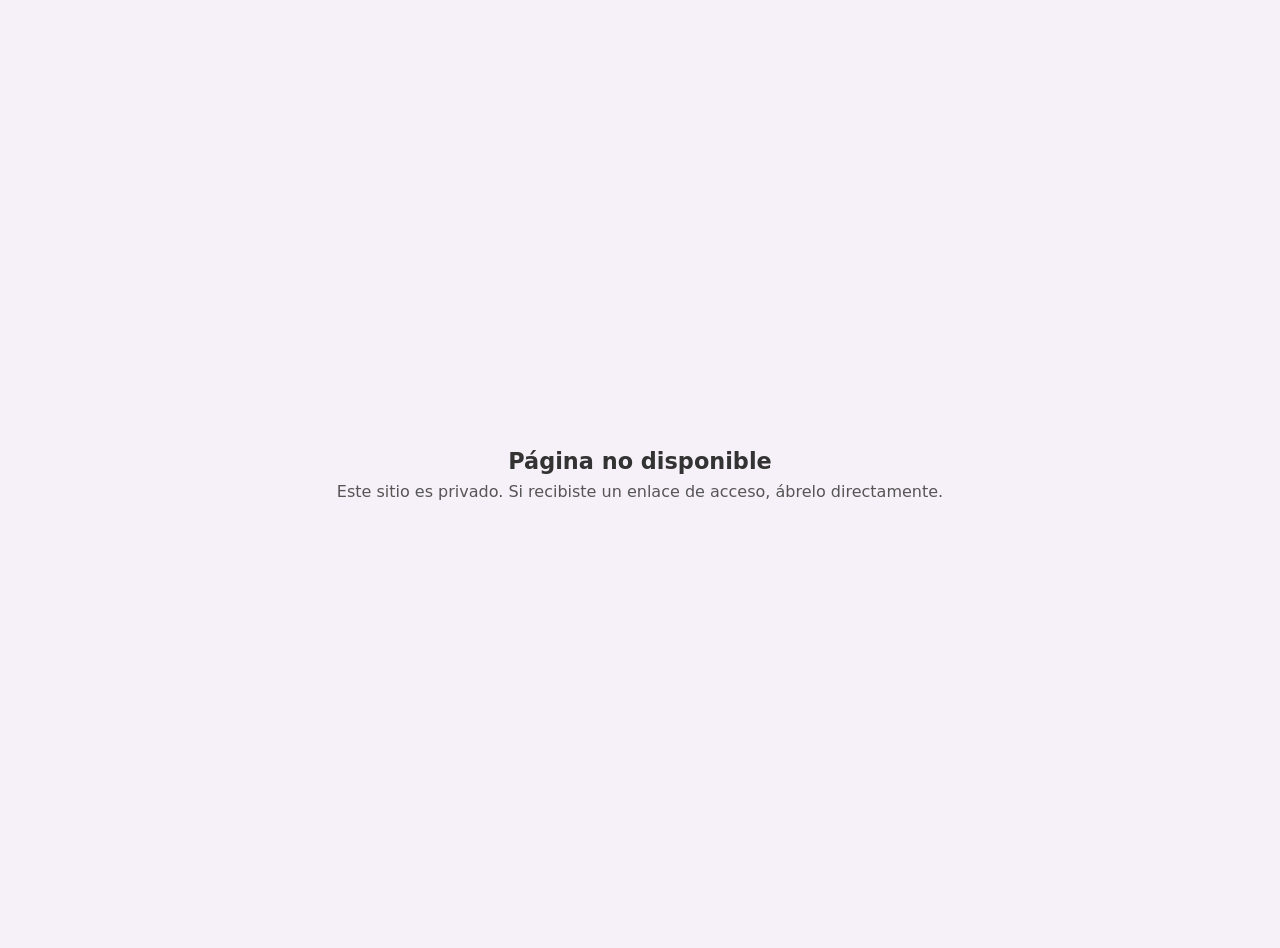
<file: index.html>
<!DOCTYPE html>
<html lang="es">
<head>
<meta charset="utf-8">
<meta name="robots" content="noindex, nofollow, noarchive, nosnippet, noimageindex">
<meta name="googlebot" content="noindex, nofollow, noarchive, nosnippet, noimageindex">
<meta name="referrer" content="no-referrer">
<meta name="viewport" content="width=device-width, initial-scale=1">
<title>Página no disponible</title>
<style>html,body{height:100%;margin:0}body{display:grid;place-items:center;font-family:system-ui,sans-serif;color:#555;background:#f6f1f8;text-align:center;padding:1.5rem}h1{font-size:1.4rem;margin:0 0 .5rem;color:#333}p{margin:0}</style>
</head>
<body>
<main>
<h1>Página no disponible</h1>
<p>Este sitio es privado. Si recibiste un enlace de acceso, ábrelo directamente.</p>
</main>
</body>
</html>
</file>
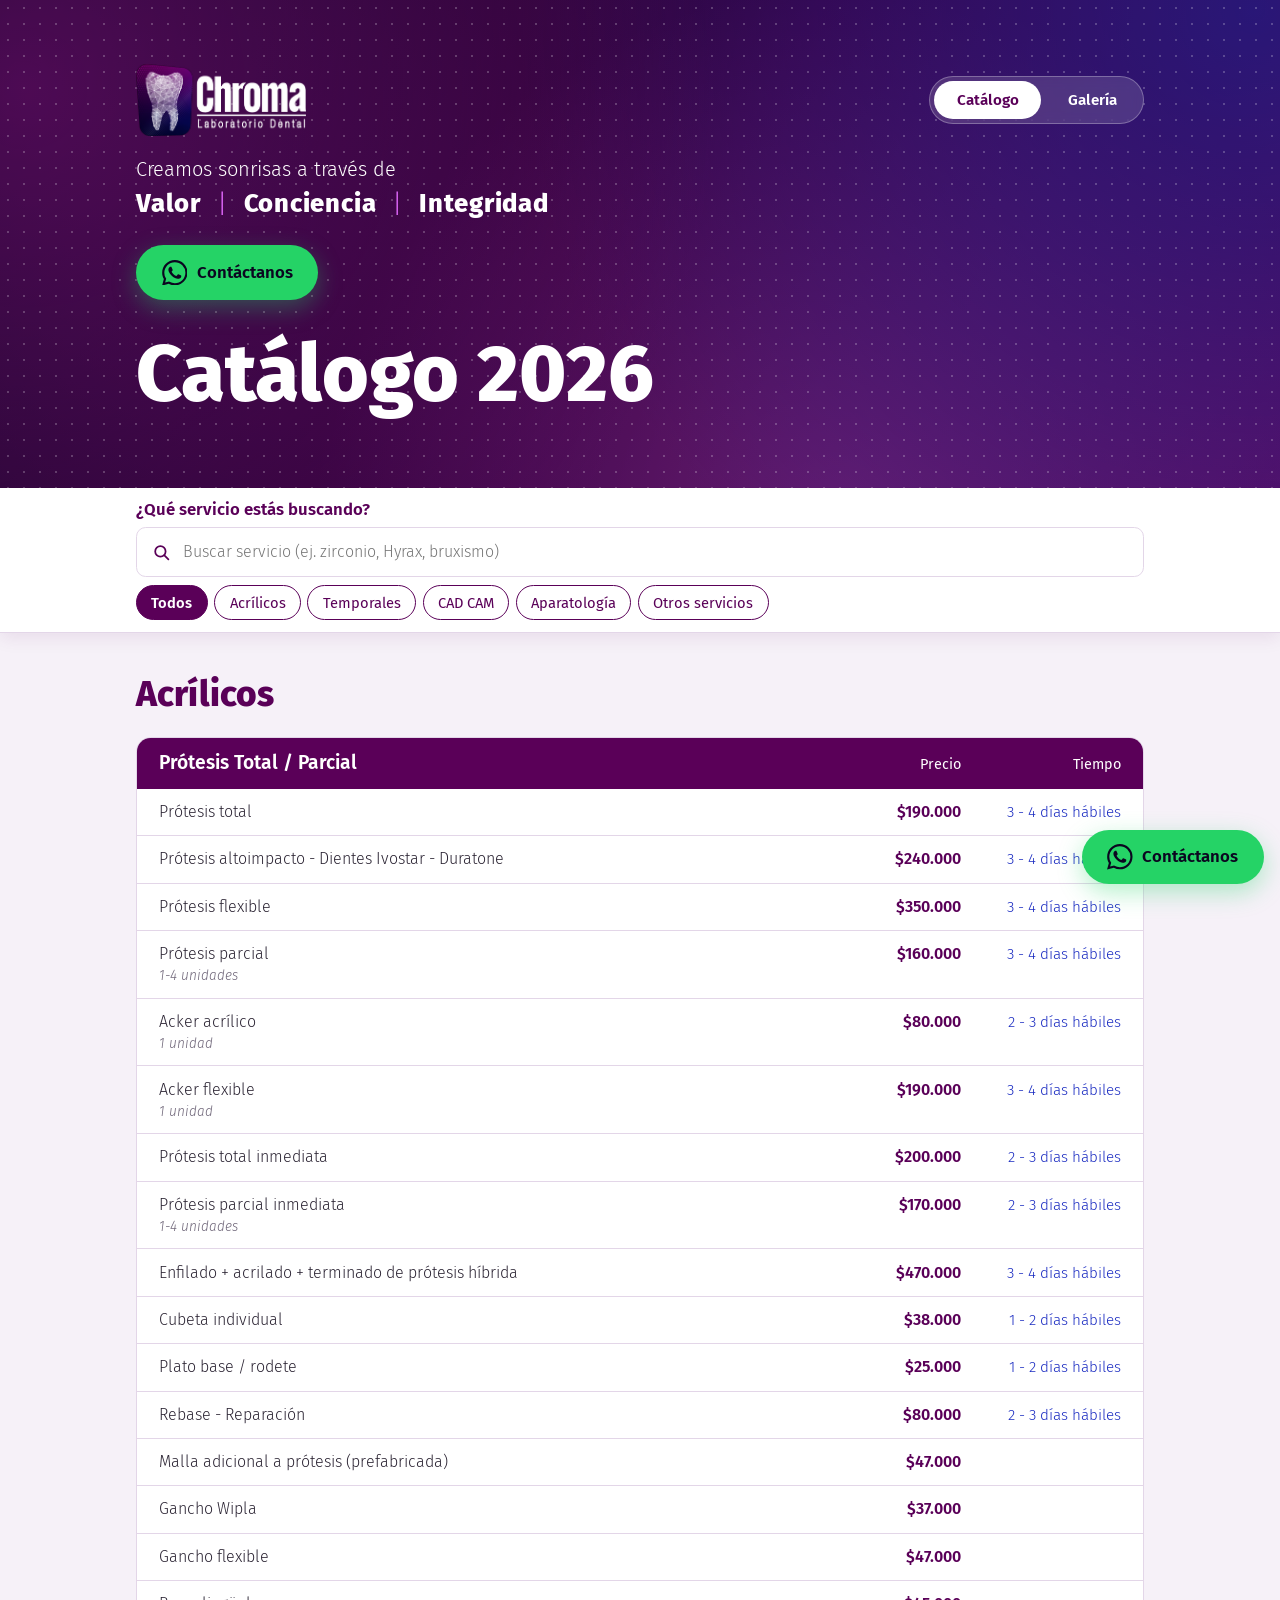
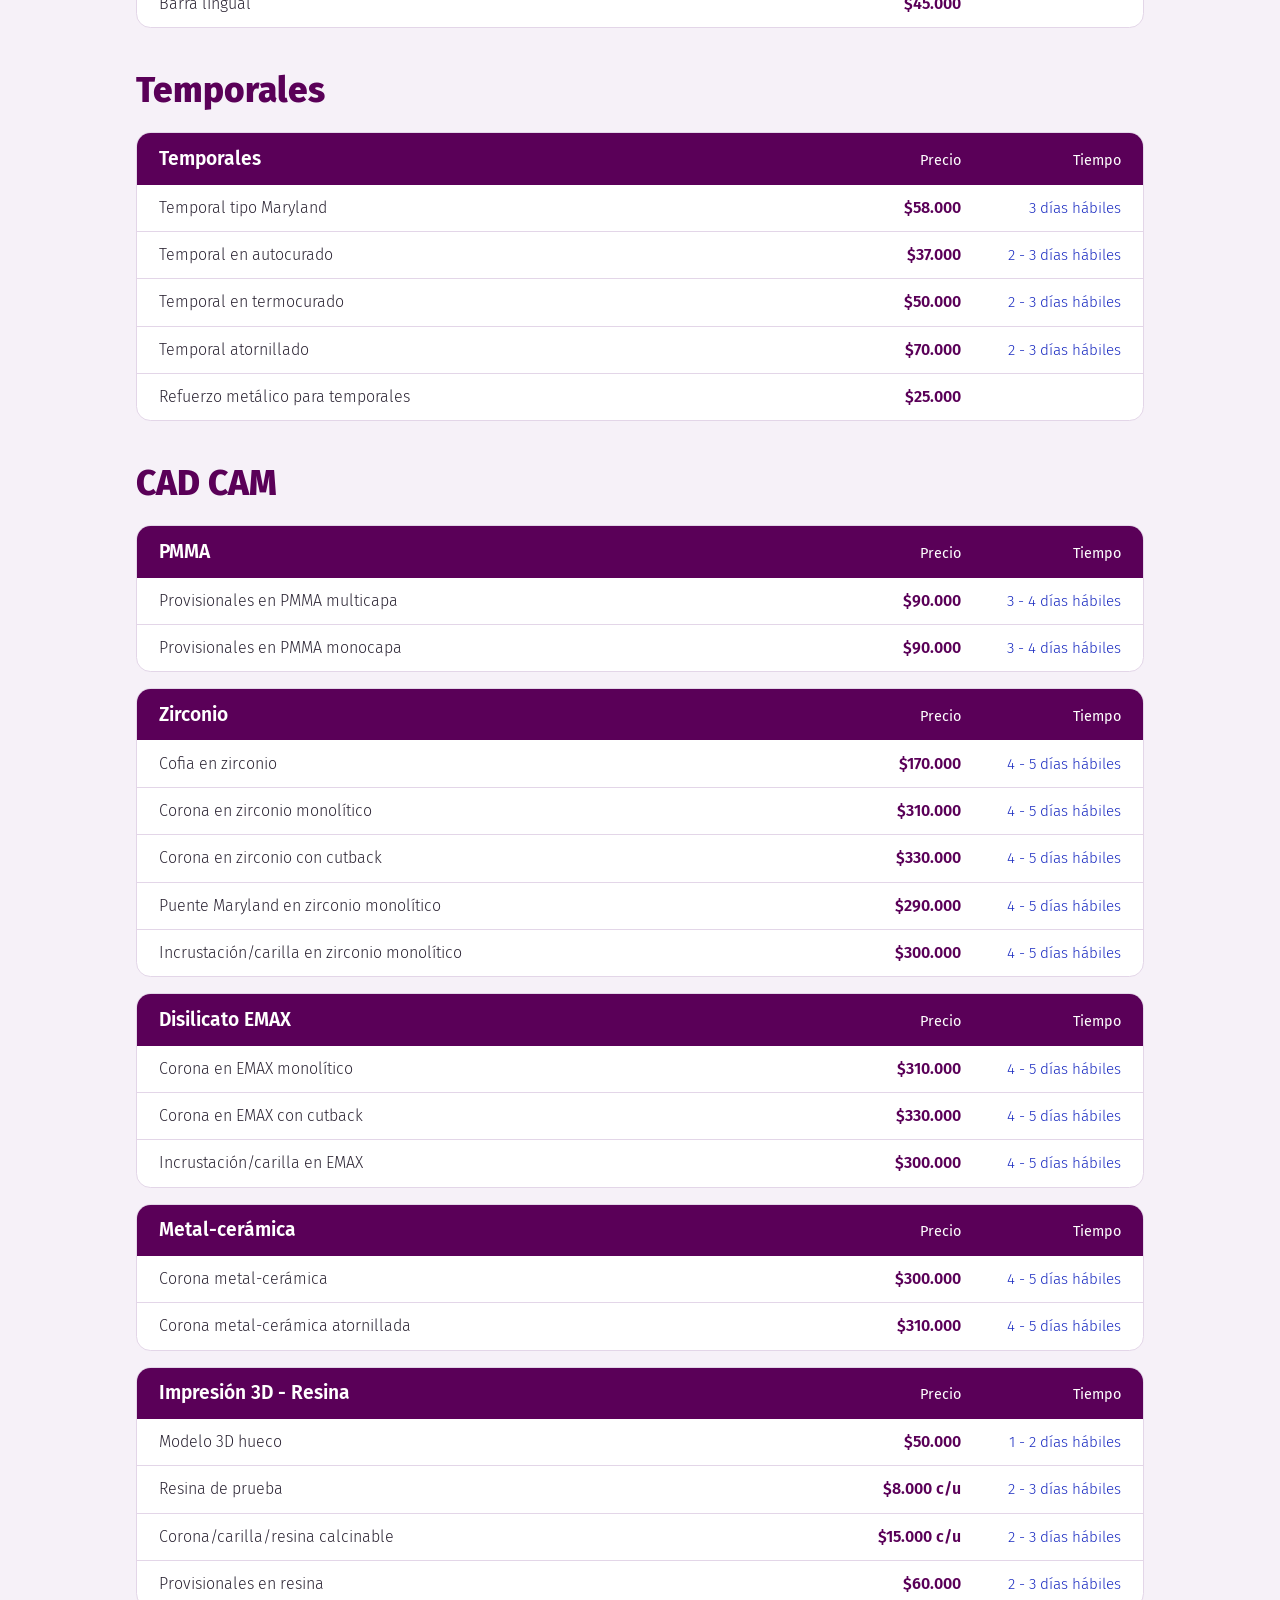
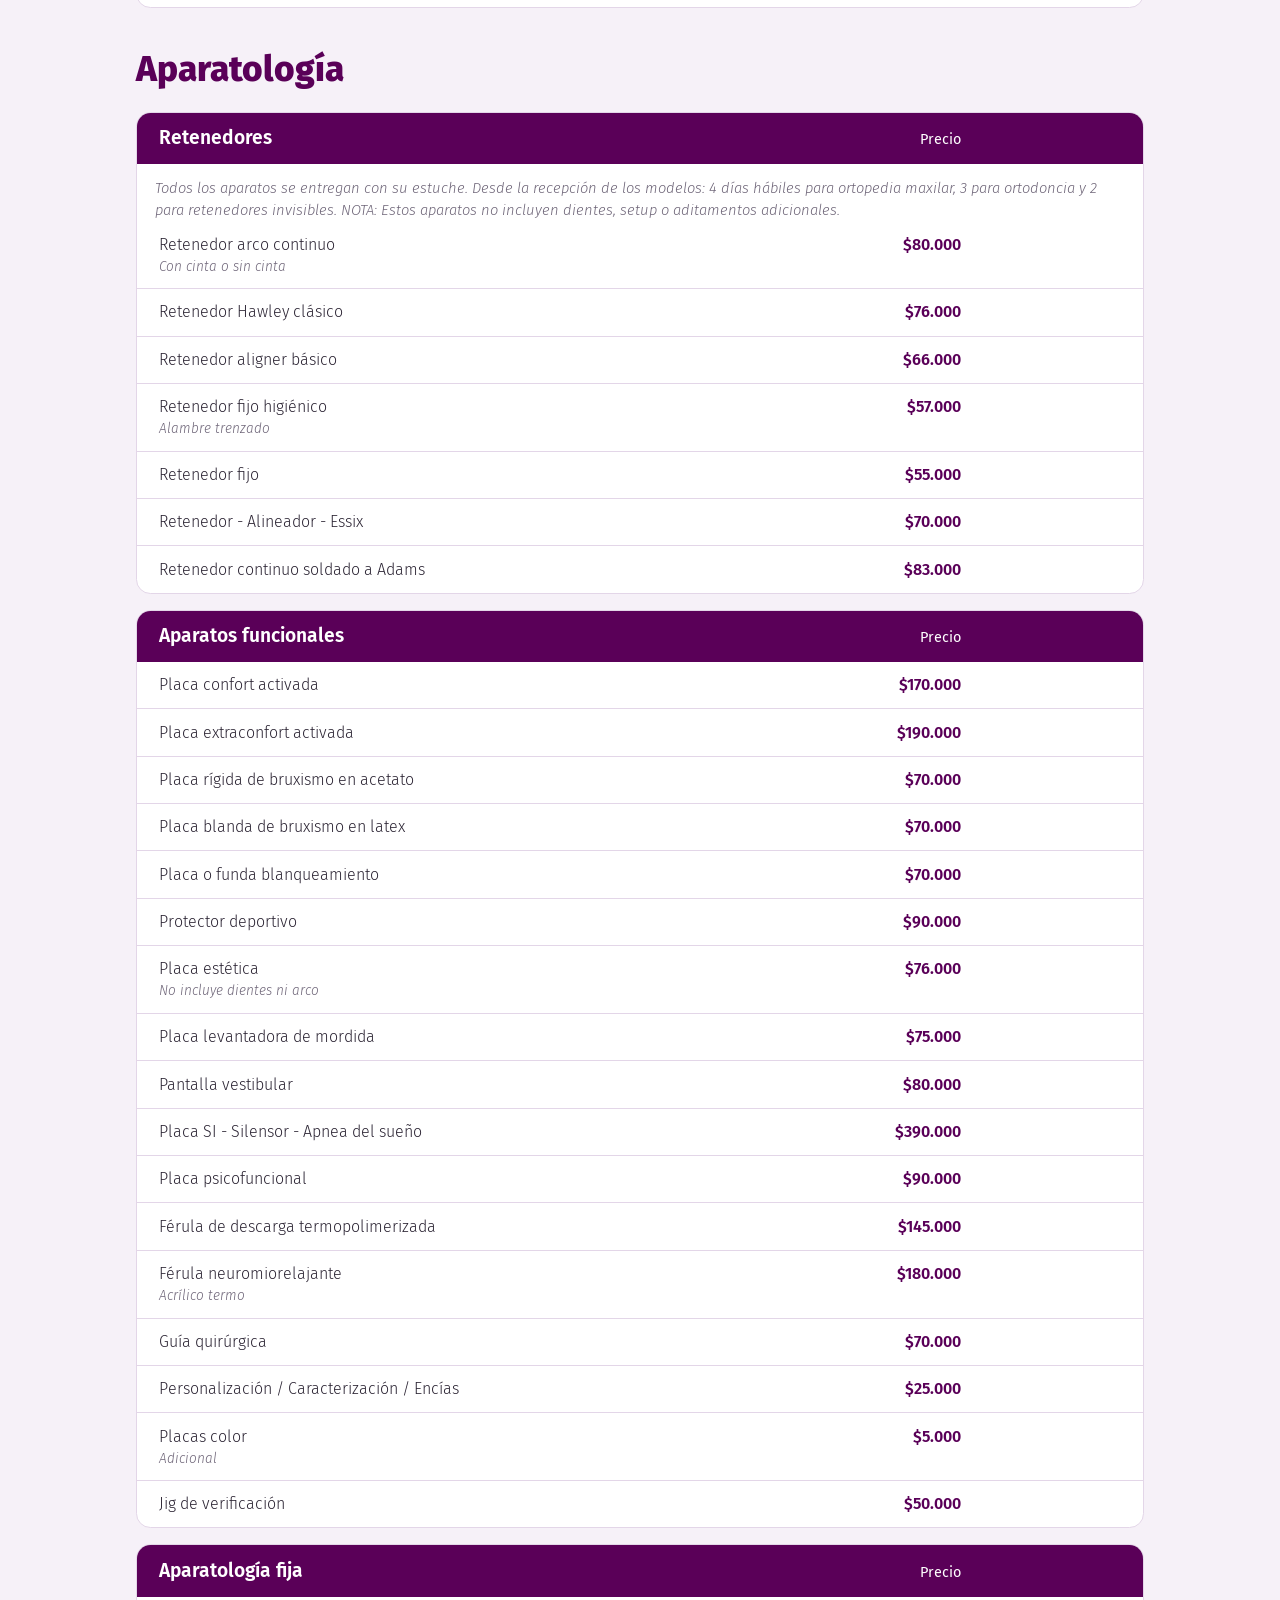
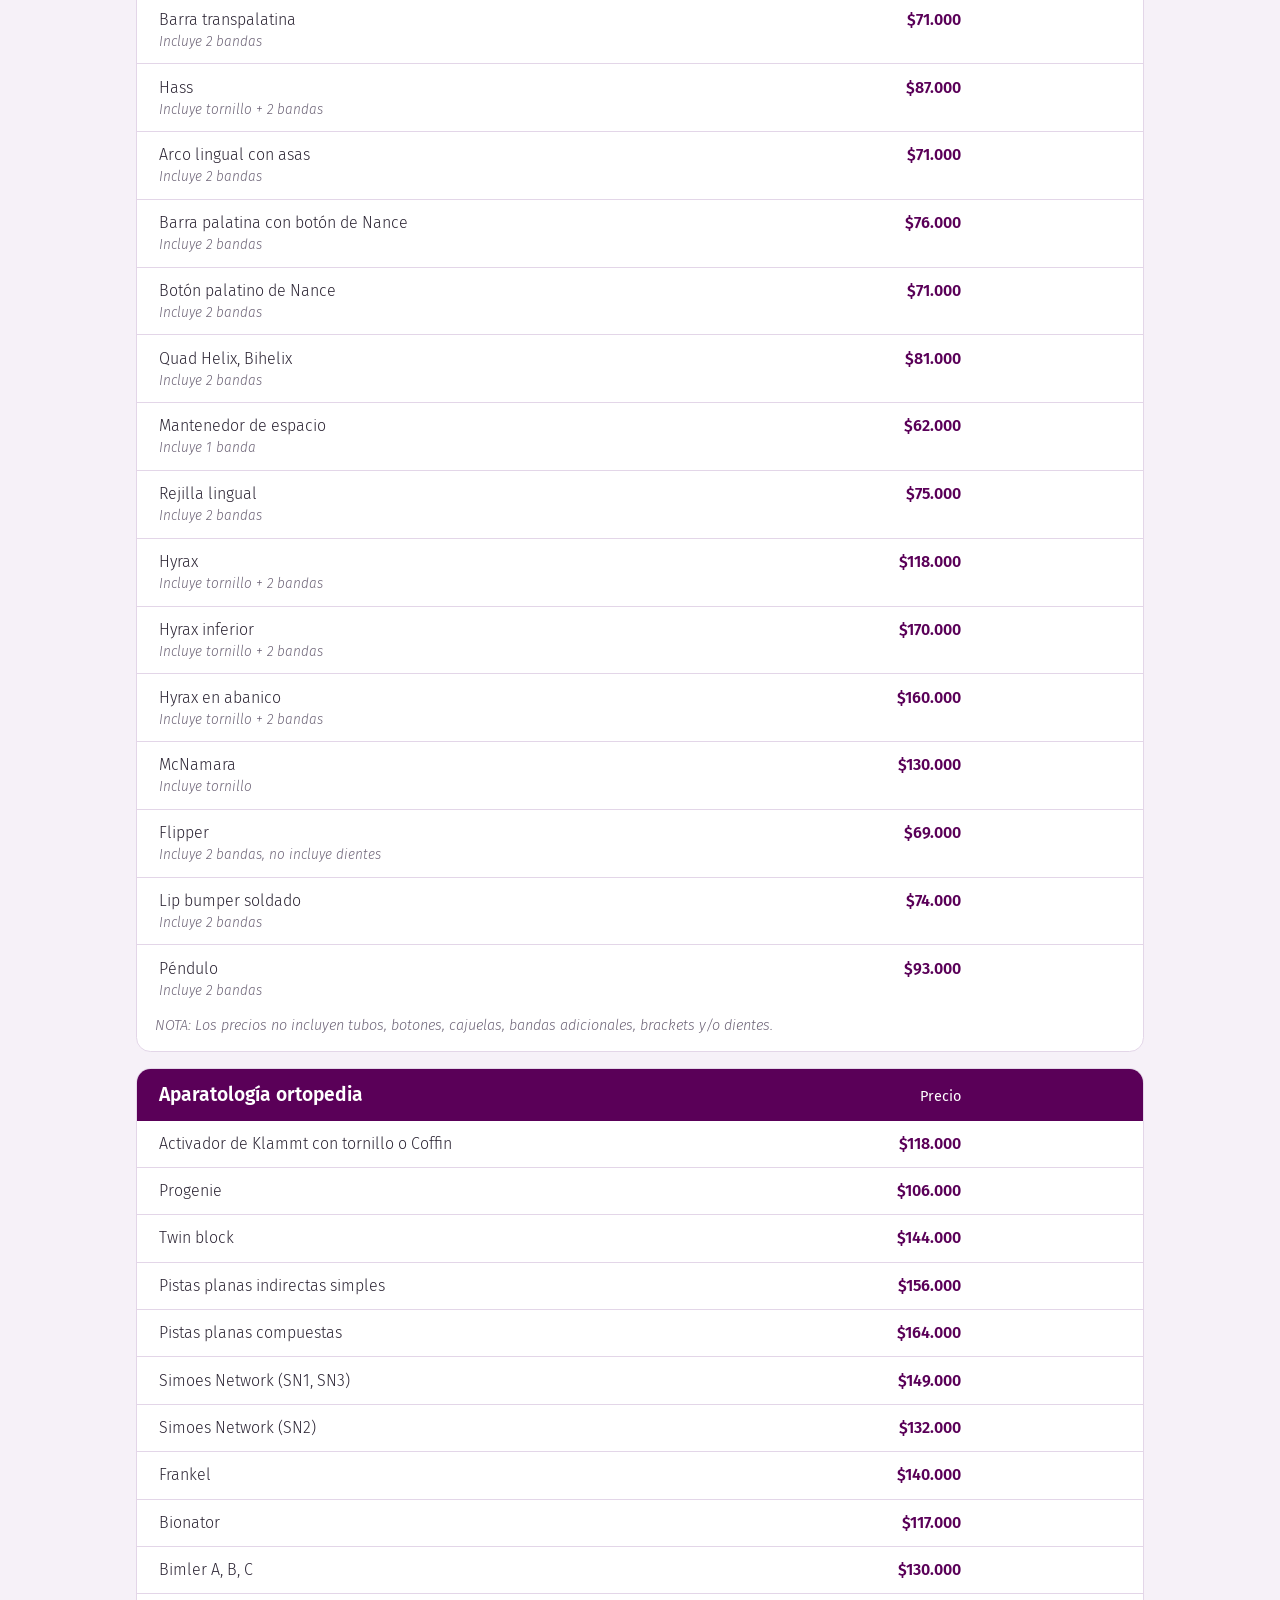
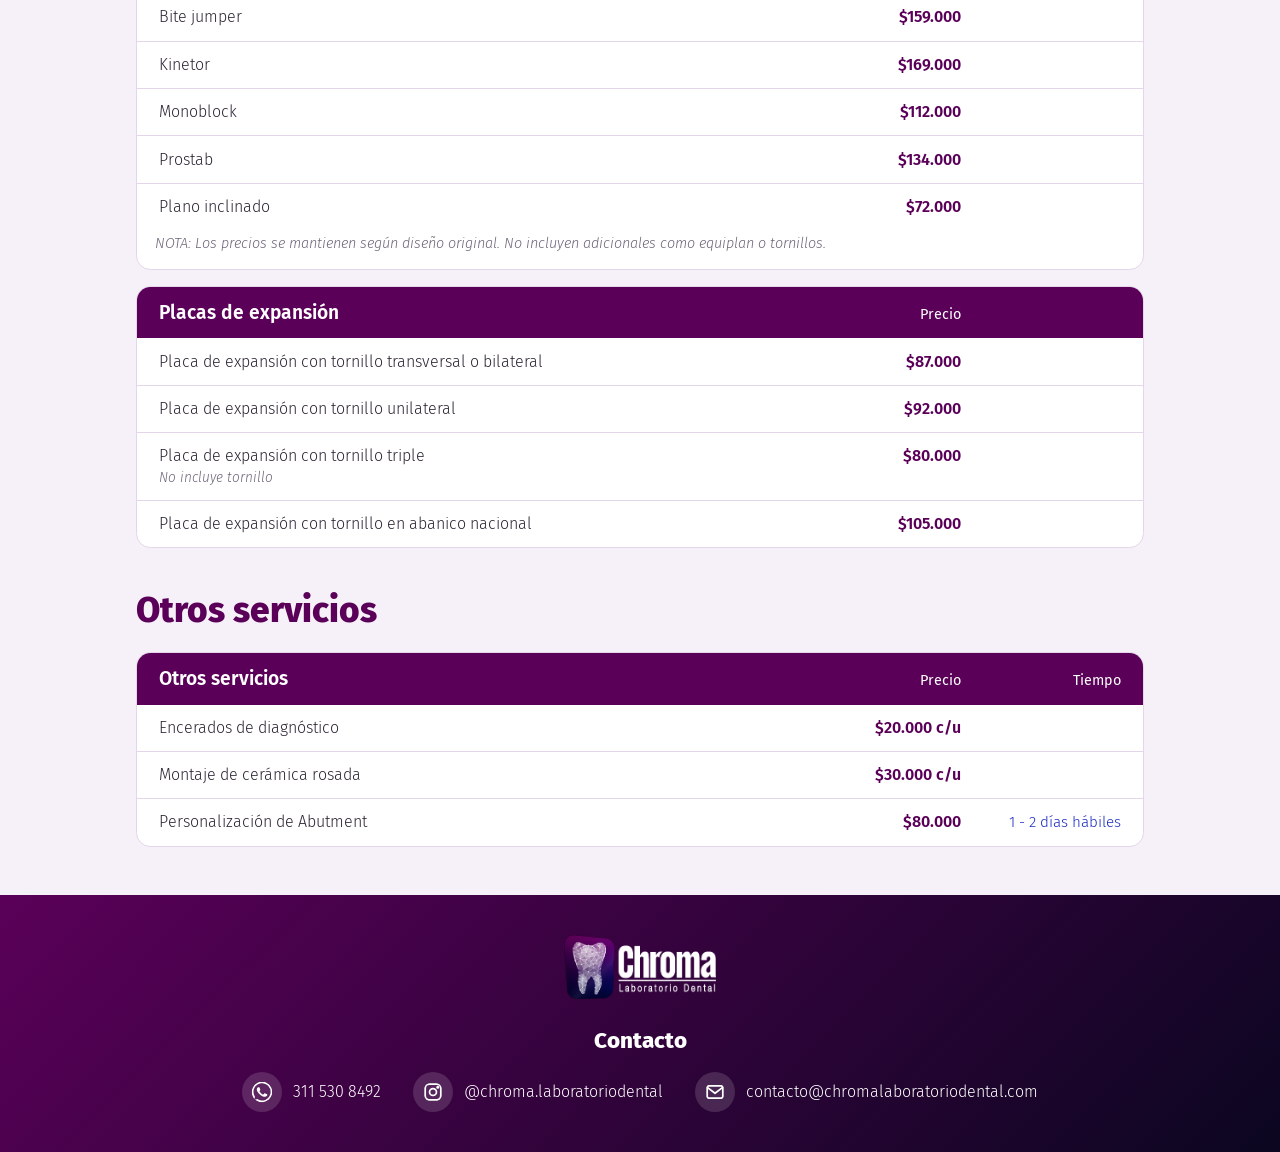
<file: 4b00178148953a732698333b/index.html>
<!DOCTYPE html>
<html lang="es">
<head>
<meta charset="utf-8">
<meta name="robots" content="noindex, nofollow, noarchive, nosnippet, noimageindex">
<meta name="googlebot" content="noindex, nofollow, noarchive, nosnippet, noimageindex">
<meta name="referrer" content="no-referrer">
<meta name="viewport" content="width=device-width, initial-scale=1">
<title>Chroma Laboratorio Dental · Catálogo 2026</title>
<meta name="description" content="Catálogo de precios y tiempos de entrega de Chroma Laboratorio Dental: acrílicos, temporales, CAD CAM y aparatología.">
<link rel="icon" type="image/png" href="favicon.png">
<link rel="apple-touch-icon" href="icon.png">
<link rel="preconnect" href="https://fonts.googleapis.com">
<link rel="preconnect" href="https://fonts.gstatic.com" crossorigin>
<link rel="stylesheet" href="https://fonts.googleapis.com/css2?family=Fira+Sans:wght@300;400;600;800&display=swap">
<!-- Anti-caché: styles.css y script.js se piden con una versión que cambia cada 10 min,
     así los cambios publicados se ven sin tener que editar este archivo. -->
<script>document.write('<link rel="stylesheet" href="styles.css?v='+Math.floor(Date.now()/6e5)+'">')</script>
<noscript><link rel="stylesheet" href="styles.css"></noscript>
</head>
<body>
<header class="hero" id="top">
  <div class="wrap">
    <div class="top">
      <img class="lockup" src="logo.png" alt="Chroma Laboratorio Dental" width="170" height="72">
      <nav class="menu" aria-label="Principal"><a href="index.html" aria-current="page">Catálogo</a><a href="galeria.html">Galería</a></nav>
    </div>
    <p class="lema">Creamos sonrisas a través de <span class="vals"><b>Valor</b><b>Conciencia</b><b>Integridad</b></span></p>
    <a class="wa" href="https://wa.me/573115308492?text=Hola!%20Quisiera%20hacer%20mi%20pedido" target="_blank" rel="noopener">
      <svg viewBox="0 0 24 24" fill="currentColor" aria-hidden="true"><path d="M17.472 14.382c-.297-.149-1.758-.867-2.03-.967-.273-.099-.471-.148-.67.15-.197.297-.767.966-.94 1.164-.173.199-.347.223-.644.075-.297-.15-1.255-.463-2.39-1.475-.883-.788-1.48-1.761-1.653-2.059-.173-.297-.018-.458.13-.606.134-.133.298-.347.446-.52.149-.174.198-.298.298-.497.099-.198.05-.371-.025-.52-.075-.149-.669-1.612-.916-2.207-.242-.579-.487-.5-.669-.51-.173-.008-.371-.01-.57-.01-.198 0-.52.074-.792.372-.272.297-1.04 1.016-1.04 2.479 0 1.462 1.065 2.875 1.213 3.074.149.198 2.096 3.2 5.077 4.487.709.306 1.262.489 1.694.625.712.227 1.36.195 1.871.118.571-.085 1.758-.719 2.006-1.413.248-.694.248-1.289.173-1.413-.074-.124-.272-.198-.57-.347m-5.421 7.403h-.004a9.87 9.87 0 01-5.031-1.378l-.361-.214-3.741.982.998-3.648-.235-.374a9.86 9.86 0 01-1.51-5.26c.001-5.45 4.436-9.884 9.888-9.884 2.64 0 5.122 1.03 6.988 2.898a9.825 9.825 0 012.893 6.994c-.003 5.45-4.437 9.884-9.885 9.884m8.413-18.297A11.815 11.815 0 0012.05 0C5.495 0 .16 5.335.157 11.892c0 2.096.547 4.142 1.588 5.945L.057 24l6.305-1.654a11.882 11.882 0 005.683 1.448h.005c6.554 0 11.89-5.335 11.893-11.893a11.821 11.821 0 00-3.48-8.413Z"/></svg>
      <span>Contáctanos</span>
    </a>
    <h1>Catálogo 2026</h1>
    <a class="hero-banner" href="galeria.html" aria-label="Ver Galería"><span class="stack" aria-hidden="true"><img src="galeria/mini/modelo-3d-interactivo-pilares-implantes.webp" alt="" width="40" height="40" decoding="async"><img src="galeria/mini/protesis-acrilica-hibrida-sobre-cuatro-implantes.webp" alt="" width="40" height="40" decoding="async"><img src="galeria/mini/corona-en-zirconio.webp" alt="" width="40" height="40" decoding="async"><img src="galeria/mini/puente-3-a-3-en-pmma-fresado.webp" alt="" width="40" height="40" decoding="async"><img src="galeria/mini/protesis-total-acrilica-superior-vista-frontal.webp" alt="" width="40" height="40" decoding="async"><img src="galeria/mini/estructura-superior-pmma-con-encia.webp" alt="" width="40" height="40" decoding="async"></span><span class="go">Ver Galería<svg viewBox="0 0 24 24" fill="none" stroke="currentColor" stroke-width="2.4" stroke-linecap="round" stroke-linejoin="round" aria-hidden="true"><path d="m9 5 7 7-7 7"/></svg></span></a>
  </div>
</header>
<nav class="bar" aria-label="Filtros del catálogo">
  <div class="wrap">
    <label class="q-label" for="q">¿Qué servicio estás buscando?</label>
    <div class="row"><svg viewBox="0 0 24 24" fill="none" stroke="currentColor" stroke-width="2.2" stroke-linecap="round" aria-hidden="true"><circle cx="10.5" cy="10.5" r="6.5"/><path d="m15.5 15.5 5 5"/></svg><input id="q" type="search" placeholder="Buscar servicio (ej. zirconio, Hyrax, bruxismo)"></div>
    <div id="chips" class="chips" role="group" aria-label="Categorías"></div>
  </div>
</nav>

<main class="wrap" id="catalogo"></main>
<p id="vacio" class="vacio" hidden>No hay servicios que coincidan. Prueba con otra palabra o elige «Todos».</p>

<footer class="foot">
  <div class="wrap">
    <img class="lockup" src="logo.png" alt="Chroma Laboratorio Dental" width="151" height="64">
    <h2>Contacto</h2>
    <p class="links">
      <a href="https://wa.me/573115308492?text=Hola!%20Quisiera%20hacer%20mi%20pedido" target="_blank" rel="noopener" aria-label="WhatsApp 311 530 8492"><svg viewBox="0 0 24 24" fill="currentColor" aria-hidden="true"><path d="M17.472 14.382c-.297-.149-1.758-.867-2.03-.967-.273-.099-.471-.148-.67.15-.197.297-.767.966-.94 1.164-.173.199-.347.223-.644.075-.297-.15-1.255-.463-2.39-1.475-.883-.788-1.48-1.761-1.653-2.059-.173-.297-.018-.458.13-.606.134-.133.298-.347.446-.52.149-.174.198-.298.298-.497.099-.198.05-.371-.025-.52-.075-.149-.669-1.612-.916-2.207-.242-.579-.487-.5-.669-.51-.173-.008-.371-.01-.57-.01-.198 0-.52.074-.792.372-.272.297-1.04 1.016-1.04 2.479 0 1.462 1.065 2.875 1.213 3.074.149.198 2.096 3.2 5.077 4.487.709.306 1.262.489 1.694.625.712.227 1.36.195 1.871.118.571-.085 1.758-.719 2.006-1.413.248-.694.248-1.289.173-1.413-.074-.124-.272-.198-.57-.347m-5.421 7.403h-.004a9.87 9.87 0 01-5.031-1.378l-.361-.214-3.741.982.998-3.648-.235-.374a9.86 9.86 0 01-1.51-5.26c.001-5.45 4.436-9.884 9.888-9.884 2.64 0 5.122 1.03 6.988 2.898a9.825 9.825 0 012.893 6.994c-.003 5.45-4.437 9.884-9.885 9.884m8.413-18.297A11.815 11.815 0 0012.05 0C5.495 0 .16 5.335.157 11.892c0 2.096.547 4.142 1.588 5.945L.057 24l6.305-1.654a11.882 11.882 0 005.683 1.448h.005c6.554 0 11.89-5.335 11.893-11.893a11.821 11.821 0 00-3.48-8.413Z"/></svg><span>311 530 8492</span></a>
      <a href="https://instagram.com/chroma.laboratoriodental" target="_blank" rel="noopener"><svg viewBox="0 0 24 24" fill="none" stroke="currentColor" stroke-width="2" stroke-linecap="round" stroke-linejoin="round" aria-hidden="true"><rect x="3" y="3" width="18" height="18" rx="5"/><circle cx="12" cy="12" r="4"/><circle cx="17.5" cy="6.5" r=".8" fill="currentColor"/></svg><span>@chroma.laboratoriodental</span></a>
      <a href="mailto:contacto@chromalaboratoriodental.com"><svg viewBox="0 0 24 24" fill="none" stroke="currentColor" stroke-width="2" stroke-linecap="round" stroke-linejoin="round" aria-hidden="true"><rect x="3" y="5" width="18" height="14" rx="2"/><path d="m3.5 7 8.5 6.5L20.5 7"/></svg><span>contacto@chromalaboratoriodental.com</span></a>
    </p>
  </div>
</footer>
<script>document.write('<script src="script.js?v='+Math.floor(Date.now()/6e5)+'"><\/script>')</script>
</body>
</html>
</file>
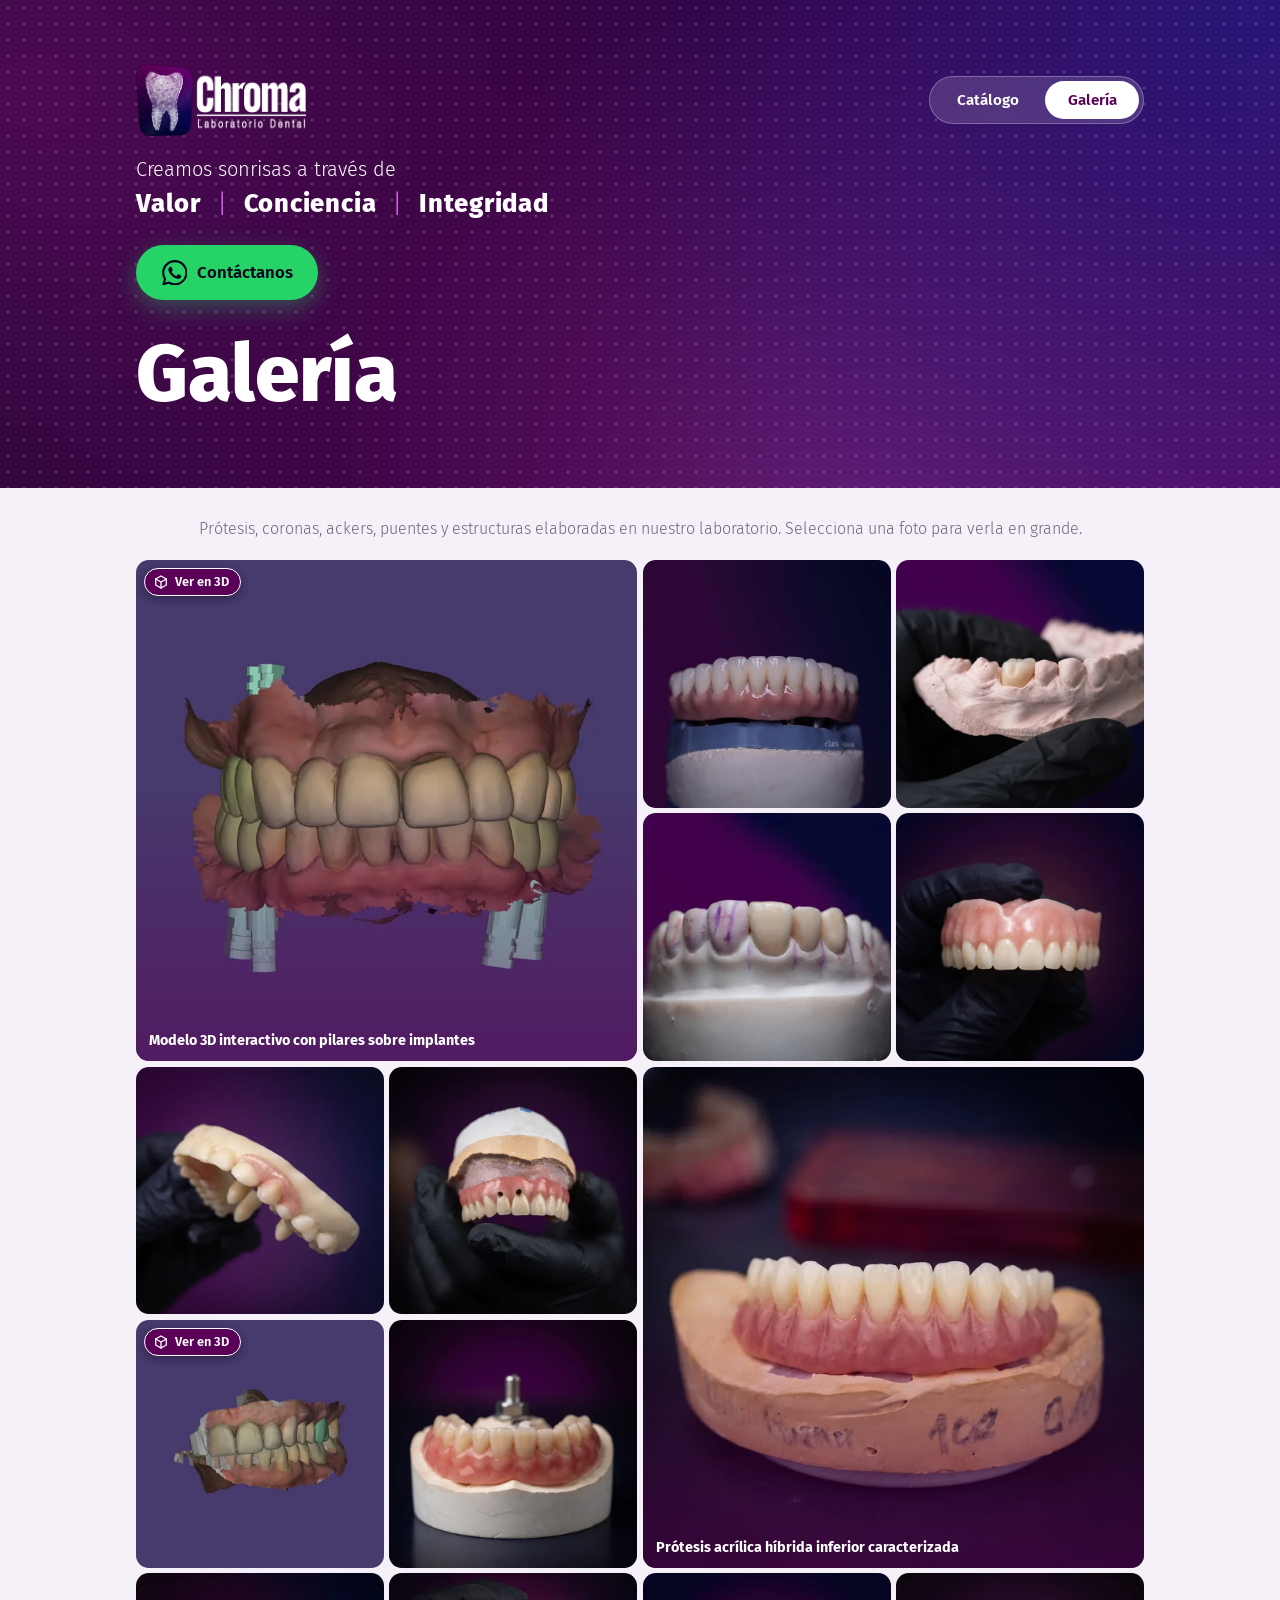
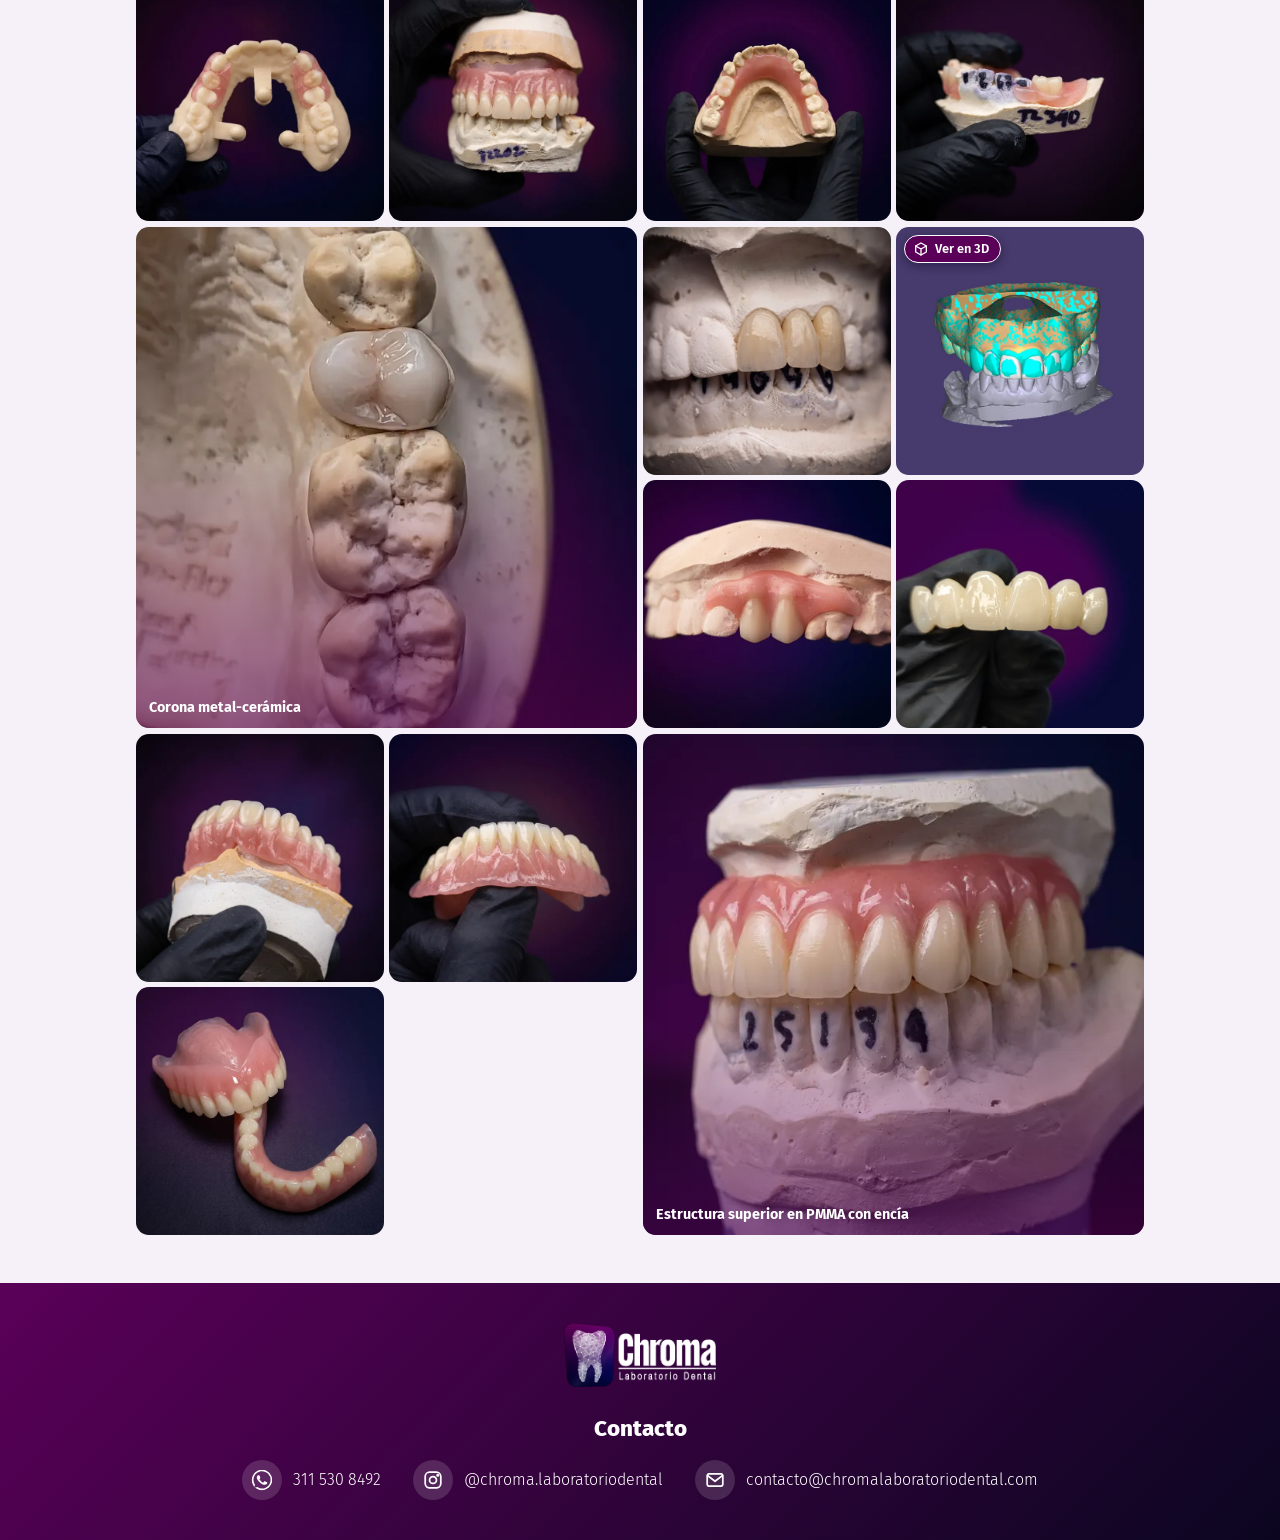
<file: 4b00178148953a732698333b/galeria.html>
<!DOCTYPE html>
<html lang="es">
<head>
<meta charset="utf-8">
<meta name="robots" content="noindex, nofollow, noarchive, nosnippet, noimageindex">
<meta name="googlebot" content="noindex, nofollow, noarchive, nosnippet, noimageindex">
<meta name="referrer" content="no-referrer">
<meta name="viewport" content="width=device-width, initial-scale=1">
<title>Galería de trabajos dentales | Chroma Laboratorio Dental</title>
<meta name="description" content="Conoce los trabajos de Chroma Laboratorio Dental: prótesis acrílicas e híbridas sobre implantes, coronas en zirconio y metal-cerámica, ackers, puentes en PMMA y más.">
<meta property="og:type" content="website">
<meta property="og:locale" content="es_CO">
<meta property="og:site_name" content="Chroma Laboratorio Dental">
<meta property="og:title" content="Galería de trabajos dentales | Chroma Laboratorio Dental">
<meta property="og:description" content="Conoce los trabajos de Chroma Laboratorio Dental: prótesis acrílicas e híbridas sobre implantes, coronas en zirconio y metal-cerámica, ackers, puentes en PMMA y más.">
<meta property="og:image" content="https://chromalaboratoriodental.com/4b00178148953a732698333b/galeria/full/protesis-acrilica-hibrida-sobre-cuatro-implantes.webp">
<link rel="icon" type="image/png" href="favicon.png">
<link rel="apple-touch-icon" href="icon.png">
<link rel="preconnect" href="https://fonts.googleapis.com">
<link rel="preconnect" href="https://fonts.gstatic.com" crossorigin>
<link rel="stylesheet" href="https://fonts.googleapis.com/css2?family=Fira+Sans:wght@300;400;600;800&display=swap">
<script>document.write('<link rel="stylesheet" href="styles.css?v='+Math.floor(Date.now()/6e5)+'">')</script>
<script>document.write('<link rel="stylesheet" href="galeria.css?v='+Math.floor(Date.now()/6e5)+'">')</script>
<noscript><link rel="stylesheet" href="styles.css"><link rel="stylesheet" href="galeria.css"></noscript>
</head>
<body>
<header class="hero" id="top">
  <div class="wrap">
    <div class="top">
      <img class="lockup" src="logo.png" alt="Chroma Laboratorio Dental" width="170" height="72">
      <nav class="menu" aria-label="Principal"><a href="index.html">Catálogo</a><a href="galeria.html" aria-current="page">Galería</a></nav>
    </div>
    <p class="lema">Creamos sonrisas a través de <span class="vals"><b>Valor</b><b>Conciencia</b><b>Integridad</b></span></p>
    <a class="wa" href="https://wa.me/573115308492?text=Hola!%20Quisiera%20hacer%20mi%20pedido" target="_blank" rel="noopener">
      <svg viewBox="0 0 24 24" fill="currentColor" aria-hidden="true"><path d="M17.472 14.382c-.297-.149-1.758-.867-2.03-.967-.273-.099-.471-.148-.67.15-.197.297-.767.966-.94 1.164-.173.199-.347.223-.644.075-.297-.15-1.255-.463-2.39-1.475-.883-.788-1.48-1.761-1.653-2.059-.173-.297-.018-.458.13-.606.134-.133.298-.347.446-.52.149-.174.198-.298.298-.497.099-.198.05-.371-.025-.52-.075-.149-.669-1.612-.916-2.207-.242-.579-.487-.5-.669-.51-.173-.008-.371-.01-.57-.01-.198 0-.52.074-.792.372-.272.297-1.04 1.016-1.04 2.479 0 1.462 1.065 2.875 1.213 3.074.149.198 2.096 3.2 5.077 4.487.709.306 1.262.489 1.694.625.712.227 1.36.195 1.871.118.571-.085 1.758-.719 2.006-1.413.248-.694.248-1.289.173-1.413-.074-.124-.272-.198-.57-.347m-5.421 7.403h-.004a9.87 9.87 0 01-5.031-1.378l-.361-.214-3.741.982.998-3.648-.235-.374a9.86 9.86 0 01-1.51-5.26c.001-5.45 4.436-9.884 9.888-9.884 2.64 0 5.122 1.03 6.988 2.898a9.825 9.825 0 012.893 6.994c-.003 5.45-4.437 9.884-9.885 9.884m8.413-18.297A11.815 11.815 0 0012.05 0C5.495 0 .16 5.335.157 11.892c0 2.096.547 4.142 1.588 5.945L.057 24l6.305-1.654a11.882 11.882 0 005.683 1.448h.005c6.554 0 11.89-5.335 11.893-11.893a11.821 11.821 0 00-3.48-8.413Z"/></svg>
      <span>Contáctanos</span>
    </a>
    <h1>Galería</h1>
    <a class="hero-banner" href="index.html"><span class="lbl"><span class="ic"><svg viewBox="0 0 24 24" fill="none" stroke="currentColor" stroke-width="2" stroke-linecap="round" stroke-linejoin="round" aria-hidden="true"><path d="M9 6h11M9 12h11M9 18h11"/><circle cx="4.5" cy="6" r=".9"/><circle cx="4.5" cy="12" r=".9"/><circle cx="4.5" cy="18" r=".9"/></svg></span>Ver Catálogo</span><span class="go arrow" aria-hidden="true"><svg viewBox="0 0 24 24" fill="none" stroke="currentColor" stroke-width="2.4" stroke-linecap="round" stroke-linejoin="round" aria-hidden="true"><path d="m9 5 7 7-7 7"/></svg></span></a>
  </div>
</header>
<main class="wrap">
  <p class="gal-intro">Prótesis, coronas, ackers, puentes y estructuras elaboradas en nuestro laboratorio. Selecciona una foto para verla en grande.</p>
  <ul id="grid" class="grid">
    <li><figure><button type="button" data-full="galeria/full/modelo-3d-interactivo-pilares-implantes.webp" data-model="galeria/modelo-3d.html"><img src="galeria/thumbs/modelo-3d-interactivo-pilares-implantes.webp" alt="Modelo 3D interactivo de un escaneo digital con pilares sobre implantes" width="640" height="640" loading="lazy" decoding="async"></button><span class="tag3d" aria-hidden="true"><svg viewBox="0 0 24 24" fill="none" stroke="currentColor" stroke-width="2" stroke-linecap="round" stroke-linejoin="round" aria-hidden="true"><path d="M12 3 4 7.5v9L12 21l8-4.5v-9L12 3Z"/><path d="m4 7.5 8 4.5 8-4.5M12 12v9"/></svg>Ver en 3D</span><figcaption><strong>Modelo 3D interactivo con pilares sobre implantes</strong><span>Escaneo digital con pilares y partes del análogo. Ábrelo para rotarlo, acercarlo y ocultar piezas, y revisarlo desde todos los ángulos.</span></figcaption></figure></li>
    <li><figure><button type="button" data-full="galeria/full/protesis-acrilica-hibrida-sobre-cuatro-implantes.webp"><img src="galeria/thumbs/protesis-acrilica-hibrida-sobre-cuatro-implantes.webp" alt="Prótesis acrílica híbrida sobre cuatro implantes, montada en su modelo" width="640" height="640" loading="lazy" decoding="async"></button><figcaption><strong>Prótesis acrílica híbrida sobre cuatro implantes</strong><span>Arcada completa rehabilitada con una prótesis híbrida en acrílico, soportada por cuatro implantes y trabajada a medida.</span></figcaption></figure></li>
    <li><figure><button type="button" data-full="galeria/full/corona-en-zirconio.webp"><img src="galeria/thumbs/corona-en-zirconio.webp" alt="Corona en zirconio colocada sobre un modelo de yeso" width="640" height="640" loading="lazy" decoding="async"></button><figcaption><strong>Corona en zirconio</strong><span>Corona individual en zirconio, un material cerámico resistente y de aspecto natural, ajustada sobre su modelo de trabajo.</span></figcaption></figure></li>
    <li><figure><button type="button" data-full="galeria/full/encerado-anatomico-dientes-anteriores.webp"><img src="galeria/thumbs/encerado-anatomico-dientes-anteriores.webp" alt="Encerado anatómico de dientes anteriores sobre modelo de yeso" width="640" height="640" loading="lazy" decoding="async"></button><figcaption><strong>Encerado anatómico de dientes anteriores</strong><span>Diseño en cera de los dientes anteriores para planear forma, tamaño y estética antes de fabricar la restauración definitiva.</span></figcaption></figure></li>
    <li><figure><button type="button" data-full="galeria/full/protesis-total-acrilica-superior-vista-frontal.webp"><img src="galeria/thumbs/protesis-total-acrilica-superior-vista-frontal.webp" alt="Prótesis total acrílica superior, vista frontal" width="640" height="640" loading="lazy" decoding="async"></button><figcaption><strong>Prótesis total acrílica superior (vista frontal)</strong><span>Vista frontal de la prótesis total superior en acrílico, con dientes alineados y acabado de encía de aspecto natural.</span></figcaption></figure></li>
    <li><figure><button type="button" data-full="galeria/full/acker-flexible-superior.webp"><img src="galeria/thumbs/acker-flexible-superior.webp" alt="Acker flexible superior sobre su modelo" width="640" height="640" loading="lazy" decoding="async"></button><figcaption><strong>Acker flexible superior</strong><span>Acker flexible superior: prótesis parcial removible en material flexible para reponer uno o pocos dientes de forma discreta.</span></figcaption></figure></li>
    <li><figure><button type="button" data-full="galeria/full/enfilado-superior-sobre-implantes.webp"><img src="galeria/thumbs/enfilado-superior-sobre-implantes.webp" alt="Enfilado de dientes superior sobre implantes, montado en su modelo" width="640" height="640" loading="lazy" decoding="async"></button><figcaption><strong>Enfilado superior sobre implantes</strong><span>Enfilado de dientes de una prótesis superior sobre implantes, montado sobre su modelo de trabajo.</span></figcaption></figure></li>
    <li><figure><button type="button" data-full="galeria/full/protesis-acrilica-hibrida-inferior-caracterizada.webp"><img src="galeria/thumbs/protesis-acrilica-hibrida-inferior-caracterizada.webp" alt="Prótesis acrílica híbrida inferior con encía caracterizada sobre su modelo" width="640" height="640" loading="lazy" decoding="async"></button><figcaption><strong>Prótesis acrílica híbrida inferior caracterizada</strong><span>Prótesis híbrida inferior en acrílico con encía caracterizada, que imita la textura y el color natural del tejido.</span></figcaption></figure></li>
    <li><figure><button type="button" data-full="galeria/full/modelo-3d-interactivo-preparacion-diente-26.webp" data-model="galeria/modelo-3d-preparacion-diente-26.html"><img src="galeria/thumbs/modelo-3d-interactivo-preparacion-diente-26.webp" alt="Modelo 3D interactivo de un escaneo digital con la preparación del diente 26 resaltada" width="640" height="640" loading="lazy" decoding="async"></button><span class="tag3d" aria-hidden="true"><svg viewBox="0 0 24 24" fill="none" stroke="currentColor" stroke-width="2" stroke-linecap="round" stroke-linejoin="round" aria-hidden="true"><path d="M12 3 4 7.5v9L12 21l8-4.5v-9L12 3Z"/><path d="m4 7.5 8 4.5 8-4.5M12 12v9"/></svg>Ver en 3D</span><figcaption><strong>Modelo 3D interactivo de preparación dental (diente 26)</strong><span>Escaneo digital de ambas arcadas con la preparación del diente 26 resaltada. Ábrelo para rotarlo, acercarlo y ocultar piezas.</span></figcaption></figure></li>
    <li><figure><button type="button" data-full="galeria/full/protesis-total-superior-resina-impresa.webp"><img src="galeria/thumbs/protesis-total-superior-resina-impresa.webp" alt="Prótesis total superior en resina impresa en 3D sobre su base" width="640" height="640" loading="lazy" decoding="async"></button><figcaption><strong>Prótesis total superior en resina impresa</strong><span>Prótesis total superior fabricada en resina mediante impresión 3D, montada sobre su modelo.</span></figcaption></figure></li>
    <li><figure><button type="button" data-full="galeria/full/ackers-flexibles-bilaterales.webp"><img src="galeria/thumbs/ackers-flexibles-bilaterales.webp" alt="Ackers flexibles bilaterales sobre modelo impreso en 3D" width="640" height="640" loading="lazy" decoding="async"></button><figcaption><strong>Ackers flexibles bilaterales</strong><span>Dos ackers flexibles, uno a cada lado de la arcada, ubicados sobre un modelo impreso en 3D.</span></figcaption></figure></li>
    <li><figure><button type="button" data-full="galeria/full/protesis-total-acrilica-hibrida-superior.webp"><img src="galeria/thumbs/protesis-total-acrilica-hibrida-superior.webp" alt="Prótesis total acrílica híbrida superior con su arcada antagonista" width="640" height="640" loading="lazy" decoding="async"></button><figcaption><strong>Prótesis total acrílica híbrida superior</strong><span>Prótesis total híbrida superior en acrílico, montada frente a su arcada antagonista para revisar la mordida.</span></figcaption></figure></li>
    <li><figure><button type="button" data-full="galeria/full/protesis-flexible-inferior.webp"><img src="galeria/thumbs/protesis-flexible-inferior.webp" alt="Prótesis flexible inferior sobre su modelo, vista oclusal" width="640" height="640" loading="lazy" decoding="async"></button><figcaption><strong>Prótesis flexible inferior</strong><span>Prótesis flexible inferior vista desde arriba, con la base adaptada al contorno de la arcada.</span></figcaption></figure></li>
    <li><figure><button type="button" data-full="galeria/full/protesis-flexible-inferior-vista-lateral.webp"><img src="galeria/thumbs/protesis-flexible-inferior-vista-lateral.webp" alt="Prótesis flexible inferior sobre su modelo, vista lateral" width="640" height="640" loading="lazy" decoding="async"></button><figcaption><strong>Prótesis flexible inferior (vista lateral)</strong><span>Vista lateral de la prótesis flexible inferior, que permite revisar el ajuste de la base sobre el modelo.</span></figcaption></figure></li>
    <li><figure><button type="button" data-full="galeria/full/corona-metal-ceramica.webp"><img src="galeria/thumbs/corona-metal-ceramica.webp" alt="Corona metal-cerámica sobre modelo de yeso, vista oclusal" width="640" height="640" loading="lazy" decoding="async"></button><figcaption><strong>Corona metal-cerámica</strong><span>Corona metal-cerámica: estructura metálica recubierta de porcelana, vista oclusal sobre su modelo.</span></figcaption></figure></li>
    <li><figure><button type="button" data-full="galeria/full/coronas-individuales-en-zirconio.webp"><img src="galeria/thumbs/coronas-individuales-en-zirconio.webp" alt="Coronas individuales en zirconio sobre modelo de yeso" width="640" height="640" loading="lazy" decoding="async"></button><figcaption><strong>Coronas individuales en zirconio</strong><span>Coronas individuales en zirconio de dientes anteriores, ubicadas sobre su modelo de trabajo.</span></figcaption></figure></li>
    <li><figure><button type="button" data-full="galeria/full/modelo-3d-interactivo-puente-3-a-3.webp" data-model="galeria/modelo-3d-puente-3-a-3.html"><img src="galeria/thumbs/modelo-3d-interactivo-puente-3-a-3.webp" alt="Modelo 3D interactivo del diseño de un puente anterior de 3 a 3 sobre el modelo escaneado" width="640" height="640" loading="lazy" decoding="async"></button><span class="tag3d" aria-hidden="true"><svg viewBox="0 0 24 24" fill="none" stroke="currentColor" stroke-width="2" stroke-linecap="round" stroke-linejoin="round" aria-hidden="true"><path d="M12 3 4 7.5v9L12 21l8-4.5v-9L12 3Z"/><path d="m4 7.5 8 4.5 8-4.5M12 12v9"/></svg>Ver en 3D</span><figcaption><strong>Modelo 3D interactivo de puente anterior de 3 a 3</strong><span>Diseño digital de un puente anterior de canino a canino (piezas 13 a 23) sobre el modelo escaneado y su antagonista. Ábrelo para rotarlo, acercarlo y ocultar capas.</span></figcaption></figure></li>
    <li><figure><button type="button" data-full="galeria/full/acker-acrilico-dos-unidades.webp"><img src="galeria/thumbs/acker-acrilico-dos-unidades.webp" alt="Acker acrílico de dos unidades sobre su modelo" width="640" height="640" loading="lazy" decoding="async"></button><figcaption><strong>Acker acrílico de dos unidades</strong><span>Acker acrílico de dos unidades: prótesis parcial removible en acrílico para reponer dos dientes.</span></figcaption></figure></li>
    <li><figure><button type="button" data-full="galeria/full/puente-3-a-3-en-pmma-fresado.webp"><img src="galeria/thumbs/puente-3-a-3-en-pmma-fresado.webp" alt="Puente de 3 a 3 en PMMA fresado, sostenido en la mano" width="640" height="640" loading="lazy" decoding="async"></button><figcaption><strong>Puente de 3 a 3 en PMMA fresado</strong><span>Puente de 3 a 3 en PMMA fresado: seis dientes anteriores unidos en una sola pieza, de canino a canino.</span></figcaption></figure></li>
    <li><figure><button type="button" data-full="galeria/full/protesis-acrilica-hibrida-caracterizada.webp"><img src="galeria/thumbs/protesis-acrilica-hibrida-caracterizada.webp" alt="Prótesis acrílica híbrida con encía caracterizada sobre su modelo" width="640" height="640" loading="lazy" decoding="async"></button><figcaption><strong>Prótesis acrílica híbrida caracterizada</strong><span>Prótesis híbrida en acrílico con encía caracterizada que reproduce el detalle y el color natural del tejido.</span></figcaption></figure></li>
    <li><figure><button type="button" data-full="galeria/full/protesis-total-acrilica-inferior.webp"><img src="galeria/thumbs/protesis-total-acrilica-inferior.webp" alt="Prótesis total acrílica inferior sostenida en la mano" width="640" height="640" loading="lazy" decoding="async"></button><figcaption><strong>Prótesis total acrílica inferior</strong><span>Prótesis total inferior en acrílico para reponer todos los dientes de la arcada.</span></figcaption></figure></li>
    <li><figure><button type="button" data-full="galeria/full/estructura-superior-pmma-con-encia.webp"><img src="galeria/thumbs/estructura-superior-pmma-con-encia.webp" alt="Estructura superior en PMMA con encía frente a su arcada antagonista" width="640" height="640" loading="lazy" decoding="async"></button><figcaption><strong>Estructura superior en PMMA con encía</strong><span>Estructura superior en PMMA con encía, probada frente a su arcada antagonista.</span></figcaption></figure></li>
    <li><figure><button type="button" data-full="galeria/full/protesis-totales-acrilicas.webp"><img src="galeria/thumbs/protesis-totales-acrilicas.webp" alt="Prótesis totales acrílicas superior e inferior" width="640" height="640" loading="lazy" decoding="async"></button><figcaption><strong>Prótesis totales acrílicas</strong><span>Prótesis totales acrílicas, superior e inferior, elaboradas como un conjunto para reponer todos los dientes.</span></figcaption></figure></li>
  </ul>
</main>

<div id="lb" class="lb" role="dialog" aria-modal="true" aria-label="Visor de fotos" hidden>
  <div class="lb-top">
    <span id="lb-count" aria-live="polite"></span>
    <button type="button" class="lb-close" aria-label="Cerrar"><svg viewBox="0 0 24 24" fill="none" stroke="currentColor" stroke-width="2.2" stroke-linecap="round" aria-hidden="true"><path d="M6 6l12 12M18 6 6 18"/></svg></button>
  </div>
  <div class="lb-stage">
    <button type="button" class="lb-nav prev" aria-label="Foto anterior"><svg viewBox="0 0 24 24" fill="none" stroke="currentColor" stroke-width="2.4" stroke-linecap="round" stroke-linejoin="round" aria-hidden="true"><path d="m15 5-7 7 7 7"/></svg></button>
    <img id="lb-img" alt="">
    <iframe id="lb-frame" title="Modelo 3D interactivo" allow="fullscreen" allowfullscreen hidden></iframe>
    <span id="lb-loading" hidden><i></i>Cargando modelo 3D…</span>
    <button type="button" class="lb-nav next" aria-label="Foto siguiente"><svg viewBox="0 0 24 24" fill="none" stroke="currentColor" stroke-width="2.4" stroke-linecap="round" stroke-linejoin="round" aria-hidden="true"><path d="m9 5 7 7-7 7"/></svg></button>
  </div>
  <div class="lb-cap"><h2 id="lb-title"></h2><p id="lb-desc"></p><p id="lb-hint" hidden>Arrastra para rotar · rueda del mouse o pellizco para acercar</p></div>
  <div id="lb-thumbs" class="lb-thumbs" aria-label="Miniaturas"></div>
</div>

<footer class="foot">
  <div class="wrap">
    <img class="lockup" src="logo.png" alt="Chroma Laboratorio Dental" width="151" height="64">
    <h2>Contacto</h2>
    <p class="links">
      <a href="https://wa.me/573115308492?text=Hola!%20Quisiera%20hacer%20mi%20pedido" target="_blank" rel="noopener" aria-label="WhatsApp 311 530 8492"><svg viewBox="0 0 24 24" fill="currentColor" aria-hidden="true"><path d="M17.472 14.382c-.297-.149-1.758-.867-2.03-.967-.273-.099-.471-.148-.67.15-.197.297-.767.966-.94 1.164-.173.199-.347.223-.644.075-.297-.15-1.255-.463-2.39-1.475-.883-.788-1.48-1.761-1.653-2.059-.173-.297-.018-.458.13-.606.134-.133.298-.347.446-.52.149-.174.198-.298.298-.497.099-.198.05-.371-.025-.52-.075-.149-.669-1.612-.916-2.207-.242-.579-.487-.5-.669-.51-.173-.008-.371-.01-.57-.01-.198 0-.52.074-.792.372-.272.297-1.04 1.016-1.04 2.479 0 1.462 1.065 2.875 1.213 3.074.149.198 2.096 3.2 5.077 4.487.709.306 1.262.489 1.694.625.712.227 1.36.195 1.871.118.571-.085 1.758-.719 2.006-1.413.248-.694.248-1.289.173-1.413-.074-.124-.272-.198-.57-.347m-5.421 7.403h-.004a9.87 9.87 0 01-5.031-1.378l-.361-.214-3.741.982.998-3.648-.235-.374a9.86 9.86 0 01-1.51-5.26c.001-5.45 4.436-9.884 9.888-9.884 2.64 0 5.122 1.03 6.988 2.898a9.825 9.825 0 012.893 6.994c-.003 5.45-4.437 9.884-9.885 9.884m8.413-18.297A11.815 11.815 0 0012.05 0C5.495 0 .16 5.335.157 11.892c0 2.096.547 4.142 1.588 5.945L.057 24l6.305-1.654a11.882 11.882 0 005.683 1.448h.005c6.554 0 11.89-5.335 11.893-11.893a11.821 11.821 0 00-3.48-8.413Z"/></svg><span>311 530 8492</span></a>
      <a href="https://instagram.com/chroma.laboratoriodental" target="_blank" rel="noopener"><svg viewBox="0 0 24 24" fill="none" stroke="currentColor" stroke-width="2" stroke-linecap="round" stroke-linejoin="round" aria-hidden="true"><rect x="3" y="3" width="18" height="18" rx="5"/><circle cx="12" cy="12" r="4"/><circle cx="17.5" cy="6.5" r=".8" fill="currentColor"/></svg><span>@chroma.laboratoriodental</span></a>
      <a href="mailto:contacto@chromalaboratoriodental.com"><svg viewBox="0 0 24 24" fill="none" stroke="currentColor" stroke-width="2" stroke-linecap="round" stroke-linejoin="round" aria-hidden="true"><rect x="3" y="5" width="18" height="14" rx="2"/><path d="m3.5 7 8.5 6.5L20.5 7"/></svg><span>contacto@chromalaboratoriodental.com</span></a>
    </p>
  </div>
</footer>
<script>document.write('<script src="galeria.js?v='+Math.floor(Date.now()/6e5)+'"><\/script>')</script>
</body>
</html>
</file>
<file: 4b00178148953a732698333b/styles.css>
/* ============ Chroma · Catálogo 2026 ============
   Mobile-first: estilos base = móvil.
   ≥ 42rem (tablet/escritorio) y ≥ 64rem (pantallas grandes) se agregan abajo. */

:root{--ink:#0b0620;--violet:#5a0058;--magenta:#c013ad;--blue:#1b2cc1;--mist:#f6f1f8;--line:#e3d6e8;--text:#2b2433;--soft:#6d6477}
*{box-sizing:border-box;margin:0}
[hidden]{display:none!important}
img{max-width:100%}
html{scroll-behavior:smooth;scroll-padding-top:11.5rem}
body{font-family:"Fira Sans",system-ui,sans-serif;font-weight:300;color:var(--text);background:var(--mist);line-height:1.5}
:focus-visible{outline:3px solid var(--magenta);outline-offset:2px}
.wrap{max-width:62rem;margin:0 auto;padding:0 1.1rem}

/* ---------- Hero (centrado en móvil) ---------- */
.hero{position:relative;overflow:hidden;isolation:isolate;text-align:center;color:#fff;padding:2rem 0 2.5rem;background:linear-gradient(120deg,var(--ink),var(--violet),#8d0f86,var(--blue),var(--violet),var(--ink));background-size:300% 100%;animation:heroShift 18s ease-in-out infinite alternate}
/* manchas de color que se mueven lentamente */
.hero::before{content:"";position:absolute;inset:-30%;z-index:-1;background:radial-gradient(circle at 20% 30%,rgba(192,19,173,.55),transparent 40%),radial-gradient(circle at 80% 20%,rgba(27,44,193,.65),transparent 42%),radial-gradient(circle at 60% 85%,rgba(228,107,255,.35),transparent 38%);animation:heroDrift 22s ease-in-out infinite alternate}
/* puntos decorativos + filtro oscuro translúcido (ajusta el .35 para más o menos oscuridad) */
.hero::after{content:"";position:absolute;inset:0;z-index:-1;background:radial-gradient(circle,rgba(255,255,255,.22) 1px,transparent 1.5px) 0 0/16px 16px,rgba(11,6,32,.35)}
@keyframes heroShift{from{background-position:0% 50%}to{background-position:100% 50%}}
@keyframes heroDrift{0%{transform:translate(0,0) rotate(0) scale(1)}50%{transform:translate(6%,-4%) rotate(14deg) scale(1.15)}100%{transform:translate(-5%,5%) rotate(-10deg) scale(1.05)}}
.hero .wrap{position:relative}
.lockup{display:block;height:5.5rem;width:auto;margin:0 auto}
h1{font-size:clamp(2.3rem,10vw,3.4rem);font-weight:800;line-height:1.05;margin:1.8rem 0 0}
.lema{margin-top:1.1rem;font-size:clamp(.95rem,3.8vw,1.2rem);font-weight:300}
.vals{display:flex;justify-content:center;gap:.5rem;margin-top:.35rem;font-size:clamp(.85rem,4.3vw,1.6rem);font-weight:800;letter-spacing:.03em;line-height:1.2;white-space:nowrap}
.vals b{font-weight:800}
.vals b:not(:last-child)::after{content:"|";margin-left:.5rem;font-weight:300;color:#e46bff}

/* ---------- Menú principal ---------- */
.top{display:flex;flex-direction:column;align-items:center;gap:1.1rem}
.menu{display:flex;gap:.25rem;padding:.25rem;border-radius:3rem;background:rgba(255,255,255,.14);border:1px solid rgba(255,255,255,.28);-webkit-backdrop-filter:blur(6px);backdrop-filter:blur(6px)}
.menu a{padding:.5rem 1.4rem;border-radius:3rem;color:#fff;font-weight:600;font-size:.95rem;text-decoration:none;transition:background .2s,color .2s}
.menu a:hover{background:rgba(255,255,255,.2)}
.menu a[aria-current=page]{background:#fff;color:var(--violet)}

.top .menu{display:none}
/* Banner (móvil) bajo el botón de WhatsApp: enlaza a la otra sección */
.hero-banner{display:flex;align-items:center;justify-content:space-between;gap:.6rem;width:100%;max-width:26rem;margin:1.1rem auto 0;padding:.45rem .5rem .45rem .7rem;border:1px solid rgba(255,255,255,.3);border-radius:1rem;background:rgba(255,255,255,.12);-webkit-backdrop-filter:blur(6px);backdrop-filter:blur(6px);color:#fff;text-decoration:none;transition:transform .15s,background .2s}
.hero-banner:hover{background:rgba(255,255,255,.2)}
.hero-banner:active{transform:scale(.99)}
.hero-banner .stack{display:flex;padding-left:.1rem}
.hero-banner .stack img{width:2.4rem;height:2.4rem;margin-left:-.7rem;border:2px solid #fff;border-radius:.6rem;object-fit:cover;background:var(--violet)}
.hero-banner .stack img:first-child{margin-left:0}
.hero-banner .go{display:flex;align-items:center;gap:.25rem;padding:.55rem .75rem .55rem .9rem;border-radius:.75rem;background:#fff;color:var(--violet);font-weight:600;font-size:.92rem;white-space:nowrap}
.hero-banner .go svg{width:1rem;height:1rem}
.hero-banner .lbl{display:flex;align-items:center;gap:.6rem;font-weight:600;font-size:1.05rem}
.hero-banner .ic{display:grid;place-items:center;width:2.4rem;height:2.4rem;border-radius:.6rem;background:rgba(255,255,255,.18)}
.hero-banner .ic svg{width:1.25rem;height:1.25rem}
.hero-banner .go.arrow{padding:.55rem;border-radius:50%}

/* ---------- Botón WhatsApp ---------- */
.wa{display:flex;align-items:center;gap:.6rem;width:fit-content;margin:1.4rem auto 0;padding:.9rem 1.6rem;border-radius:3rem;background:#25d366;color:var(--ink);font-weight:600;font-size:1.05rem;text-decoration:none;box-shadow:0 8px 24px rgba(37,211,102,.35)}
.wa:hover{background:#4ae886}
.wa svg{width:1.6rem;height:1.6rem}
.wa-float{position:fixed;right:1rem;bottom:calc(1rem + env(safe-area-inset-bottom,0px));z-index:20;margin:0;padding:.95rem;opacity:0;visibility:hidden;transform:translateY(1rem);transition:opacity .25s,transform .25s,visibility .25s}
.wa-float span{display:none}
.wa-float.show{opacity:1;visibility:visible;transform:none}

/* ---------- Barra de búsqueda y filtros (centrados en móvil) ---------- */
.bar{position:sticky;top:0;z-index:5;background:rgba(255,255,255,.94);-webkit-backdrop-filter:blur(8px);backdrop-filter:blur(8px);padding:.6rem 0;border-bottom:1px solid var(--line);box-shadow:0 6px 16px rgba(90,0,88,.08)}
.bar .wrap{display:grid;gap:.5rem}
.q-label{font-size:1rem;font-weight:600;color:var(--violet);text-align:center;line-height:1.2}
.row{position:relative;display:flex;align-items:center}
.row svg{position:absolute;left:1rem;width:1.2rem;height:1.2rem;color:var(--violet);pointer-events:none}
#q{flex:1;min-width:0;padding:.75rem 1rem .75rem 2.9rem;border:1px solid var(--line);border-radius:.6rem;background:#fff;color:var(--text);font:inherit;font-size:1rem}
#q:focus{border-color:var(--magenta)}
.chips{display:flex;flex-wrap:wrap;justify-content:center;gap:.35rem}
.chips button{padding:.3rem .75rem;font:inherit;font-size:.88rem;font-weight:400;border:1px solid var(--violet);border-radius:2rem;background:#fff;color:var(--violet);cursor:pointer}
.chips button[aria-pressed=true]{background:var(--violet);color:#fff;font-weight:600}

/* ---------- Catálogo ---------- */
section{padding-top:2rem}
h2{font-size:1.8rem;font-weight:800;color:var(--violet)}
.card{background:#fff;border:1px solid var(--line);border-radius:.9rem;margin-top:1rem;overflow:hidden}
h3{display:grid;grid-template-columns:1fr auto;align-items:baseline;gap:0 1rem;background:var(--violet);color:#fff;font-size:1.1rem;font-weight:600;padding:.7rem 1.1rem}
.col{font-size:.9rem;font-weight:400;text-align:right}
.col.t{display:none}
.note{padding:.8rem 1.1rem 0;font-style:italic;color:var(--soft);font-size:.92rem}
.foot-note{padding:.2rem 1.1rem .9rem;font-style:italic;color:var(--soft);font-size:.9rem}
ul{list-style:none;padding:0}
li{display:grid;grid-template-columns:1fr auto;gap:.1rem 1rem;align-items:baseline;padding:.75rem 1.1rem;border-bottom:1px solid var(--line)}
li:last-child{border-bottom:0}
li:hover{background:#fbf7fc}
.n small{display:block;color:var(--soft);font-style:italic;font-size:.85rem}
.p{font-weight:600;color:var(--violet);white-space:nowrap}
.d{grid-column:1/-1;font-size:.85rem;color:var(--blue)}
.vacio{text-align:center;padding:3rem 1rem;color:var(--soft)}

/* ---------- Footer (centrado) ---------- */
.foot{margin-top:3rem;padding:2.5rem 0;text-align:center;color:#fff;background:linear-gradient(135deg,var(--violet),var(--ink))}
.foot .lockup{height:4rem;margin:0 auto}
.foot h2{color:#fff;font-size:1.4rem;margin-top:1.6rem}
.links{display:flex;flex-direction:column;align-items:center;gap:.8rem;margin-top:.9rem}
.links a{display:inline-flex;align-items:center;gap:.7rem;color:#fff;text-decoration:none;white-space:nowrap}
.links span{font-size:clamp(.7rem,3.6vw,1rem)}
.links a:hover span{text-decoration:underline}
.links svg{flex:none;width:2.5rem;height:2.5rem;padding:.6rem;border-radius:50%;background:rgba(255,255,255,.14);transition:background .2s}
.links a:hover svg{background:var(--magenta)}

/* ============ Tablet y escritorio (≥ 42rem) ============ */
@media(min-width:42rem){
  html{scroll-padding-top:10rem}
  .hero{text-align:left;padding:3rem 0 3.5rem}
  .lockup{height:4.5rem;margin:0}
  .top{flex-direction:row;justify-content:space-between}
  .top .menu{display:flex}
  .hero-banner{display:none}
  
  h1{font-size:clamp(3rem,7vw,5rem);margin-top:2rem}
  .lema{font-size:1.25rem}
  .vals{justify-content:flex-start;gap:1rem;font-size:1.6rem}
  .vals b:not(:last-child)::after{margin-left:1rem}
  .hero .wa{margin:1.6rem 0 0}
  .wa-float{padding:.9rem 1.6rem}
  .wa-float span{display:inline}
  .bar{padding:.7rem 0}
  .q-label{text-align:left;font-size:1.05rem}
  .chips{justify-content:flex-start;gap:.4rem}
  .chips button{padding:.35rem .9rem;font-size:.92rem}
  section{padding-top:2.2rem}
  h2{font-size:2.2rem}
  h3{grid-template-columns:1fr 8rem 9rem;padding:.7rem 1.4rem;font-size:1.2rem}
  .col.t{display:block}
  li{grid-template-columns:1fr 8rem 9rem;padding:.7rem 1.4rem}
  .d{grid-column:auto;font-size:.95rem;text-align:right}
  .p{text-align:right}
  .links{flex-direction:row;flex-wrap:wrap;justify-content:center;gap:.8rem 2rem}
}

/* ============ Pantallas grandes (≥ 64rem) ============ */
@media(min-width:64rem){
  .wrap{max-width:66rem;padding:0 1.5rem}
  .hero{padding:4rem 0 4.5rem}
}

@media(prefers-reduced-motion:reduce){html{scroll-behavior:auto}.wa-float{transition:none}.hero,.hero::before{animation:none}}
</file>
<file: 4b00178148953a732698333b/galeria.css>
/* Galería: se suma a styles.css */
.gal-intro{margin-top:1.8rem;text-align:center;color:var(--soft)}
.grid{list-style:none;padding:0;margin:1.2rem 0 0;display:grid;grid-template-columns:repeat(2,1fr);gap:.25rem;grid-auto-flow:dense}
.grid li:nth-child(7n+1){grid-column:span 2;grid-row:span 2}
.grid li{display:block;position:relative;aspect-ratio:1;padding:0;border:0;opacity:0;transform:translateY(14px) scale(.98);transition:opacity .5s,transform .5s}
.grid li:hover{background:none}
.grid li.in{opacity:1;transform:none}
.grid figure{position:absolute;inset:0;margin:0}
.grid button{position:absolute;inset:0;display:block;width:100%;height:100%;padding:0;border:0;border-radius:.8rem;overflow:hidden;background:var(--line);cursor:zoom-in}
.grid img{width:100%;height:100%;object-fit:cover;display:block;transition:transform .5s}
.grid button::after{content:"";position:absolute;inset:0;background:linear-gradient(to top,rgba(90,0,88,.55),transparent 55%);opacity:0;transition:opacity .3s}
.grid button:hover img,.grid button:focus-visible img{transform:scale(1.07)}
.grid button:hover::after,.grid button:focus-visible::after{opacity:1}
.grid figcaption{position:absolute;left:0;right:0;bottom:0;padding:.7rem .8rem;color:#fff;font-size:.9rem;line-height:1.25;pointer-events:none;opacity:0;transform:translateY(6px);transition:opacity .3s,transform .3s}
.grid figcaption span{position:absolute;width:1px;height:1px;overflow:hidden;clip:rect(0 0 0 0);white-space:nowrap}
.grid li:hover figcaption,.grid li:focus-within figcaption,.grid li:nth-child(7n+1) figcaption{opacity:1;transform:none}
.grid li:nth-child(7n+1) button::after{opacity:1}
@media(min-width:42rem){.grid{grid-template-columns:repeat(3,1fr);gap:.3rem}}
@media(min-width:64rem){.grid{grid-template-columns:repeat(4,1fr);gap:.35rem}}

/* Visor */
.lb{position:fixed;inset:0;z-index:40;display:flex;flex-direction:column;color:#fff;background:rgba(8,3,24,.94);-webkit-backdrop-filter:blur(10px);backdrop-filter:blur(10px)}
.lb-top{display:flex;justify-content:space-between;align-items:center;padding:.7rem 1rem;font-weight:600}
.lb-close,.lb-nav{display:grid;place-items:center;border:0;border-radius:50%;background:rgba(255,255,255,.16);color:#fff;cursor:pointer;transition:background .2s}
.lb-close:hover,.lb-nav:hover{background:var(--magenta)}
.lb-close{width:2.6rem;height:2.6rem}
.lb svg{width:1.4rem;height:1.4rem}
.lb-stage{position:relative;flex:1;min-height:0;display:flex;align-items:center;justify-content:center;padding:0 .5rem}
#lb-img{max-width:100%;max-height:100%;object-fit:contain;border-radius:.6rem;box-shadow:0 20px 60px rgba(0,0,0,.5);transition:opacity .25s}
#lb-img.load{opacity:.15}
.lb-nav{position:absolute;top:50%;transform:translateY(-50%);width:2.8rem;height:2.8rem;z-index:1}
.prev{left:.6rem}.next{right:.6rem}
.lb-cap{max-width:46rem;margin:0 auto;padding:.3rem 1.2rem .2rem;text-align:center}
.lb-cap h2{font-size:1.1rem;font-weight:600;color:#fff}
.lb-cap p{margin-top:.2rem;font-size:.92rem;line-height:1.4;opacity:.85}
.lb-thumbs{display:flex;justify-content:safe center;gap:.4rem;overflow-x:auto;padding:.7rem 1rem calc(.7rem + env(safe-area-inset-bottom,0px))}
.lb-thumbs button{flex:none;width:3.2rem;height:3.2rem;padding:0;border:2px solid transparent;border-radius:.4rem;overflow:hidden;background:none;opacity:.55;cursor:pointer;transition:opacity .2s,border-color .2s}
.lb-thumbs button[aria-current=true]{border-color:var(--magenta);opacity:1}
.lb-thumbs img{width:100%;height:100%;object-fit:cover;display:block}
@media(prefers-reduced-motion:reduce){.grid li,.grid img,.grid figcaption,#lb-img{transition:none}.grid li{opacity:1;transform:none}}

/* Modelo 3D */
.tag3d{position:absolute;top:.5rem;left:.5rem;z-index:2;display:flex;align-items:center;gap:.35rem;padding:.32rem .7rem .32rem .5rem;border:1.5px solid #fff;border-radius:2rem;background:var(--violet);color:#fff;font-size:.8rem;font-weight:600;line-height:1;pointer-events:none;box-shadow:0 3px 10px rgba(11,6,32,.4)}
.tag3d svg{width:1rem;height:1rem;flex:none}
#lb-frame{width:100%;height:100%;border:0;border-radius:.6rem;background:#473a6d;box-shadow:0 20px 60px rgba(0,0,0,.5)}
#lb-hint{margin-top:.35rem;font-size:.82rem;color:#ffb7f4}
@media(max-width:41.99rem){.lb.is3d #lb-desc{display:none}.lb.is3d .lb-nav{top:.7rem;transform:none;background:rgba(11,6,32,.6)}}
@media(min-width:42rem){.lb.is3d #lb-frame{max-width:calc(100% - 7.2rem)}}
#lb-frame.wait{position:absolute;inset:0;margin:auto;opacity:0;pointer-events:none}
#lb-loading{position:absolute;left:50%;bottom:1rem;transform:translateX(-50%);display:flex;align-items:center;gap:.6rem;padding:.55rem 1rem;border-radius:2rem;background:rgba(11,6,32,.8);border:1px solid rgba(255,255,255,.3);color:#fff;font-size:.9rem;white-space:nowrap}
#lb-loading i{width:1rem;height:1rem;border:2px solid rgba(255,255,255,.35);border-top-color:#fff;border-radius:50%;animation:lbspin .9s linear infinite}
@keyframes lbspin{to{transform:rotate(360deg)}}
@media(prefers-reduced-motion:reduce){#lb-loading i{animation:none}}
</file>
